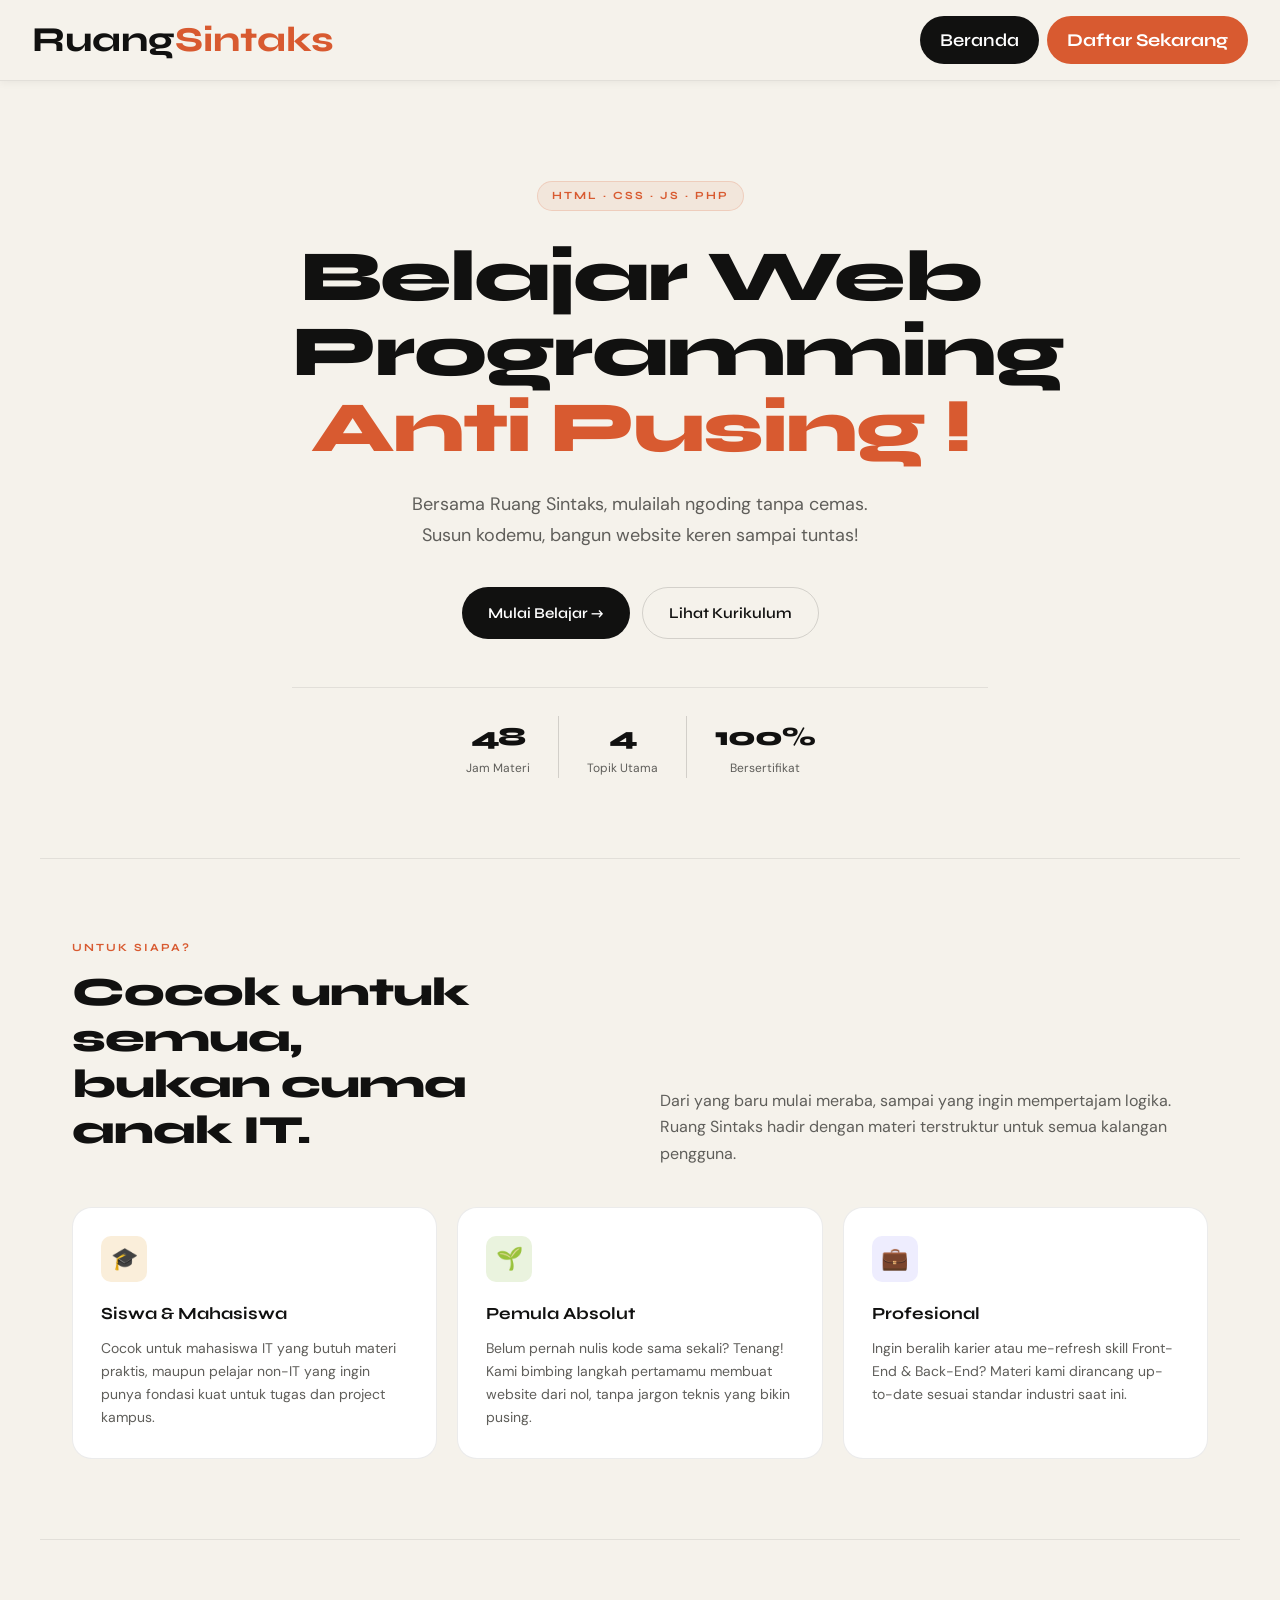
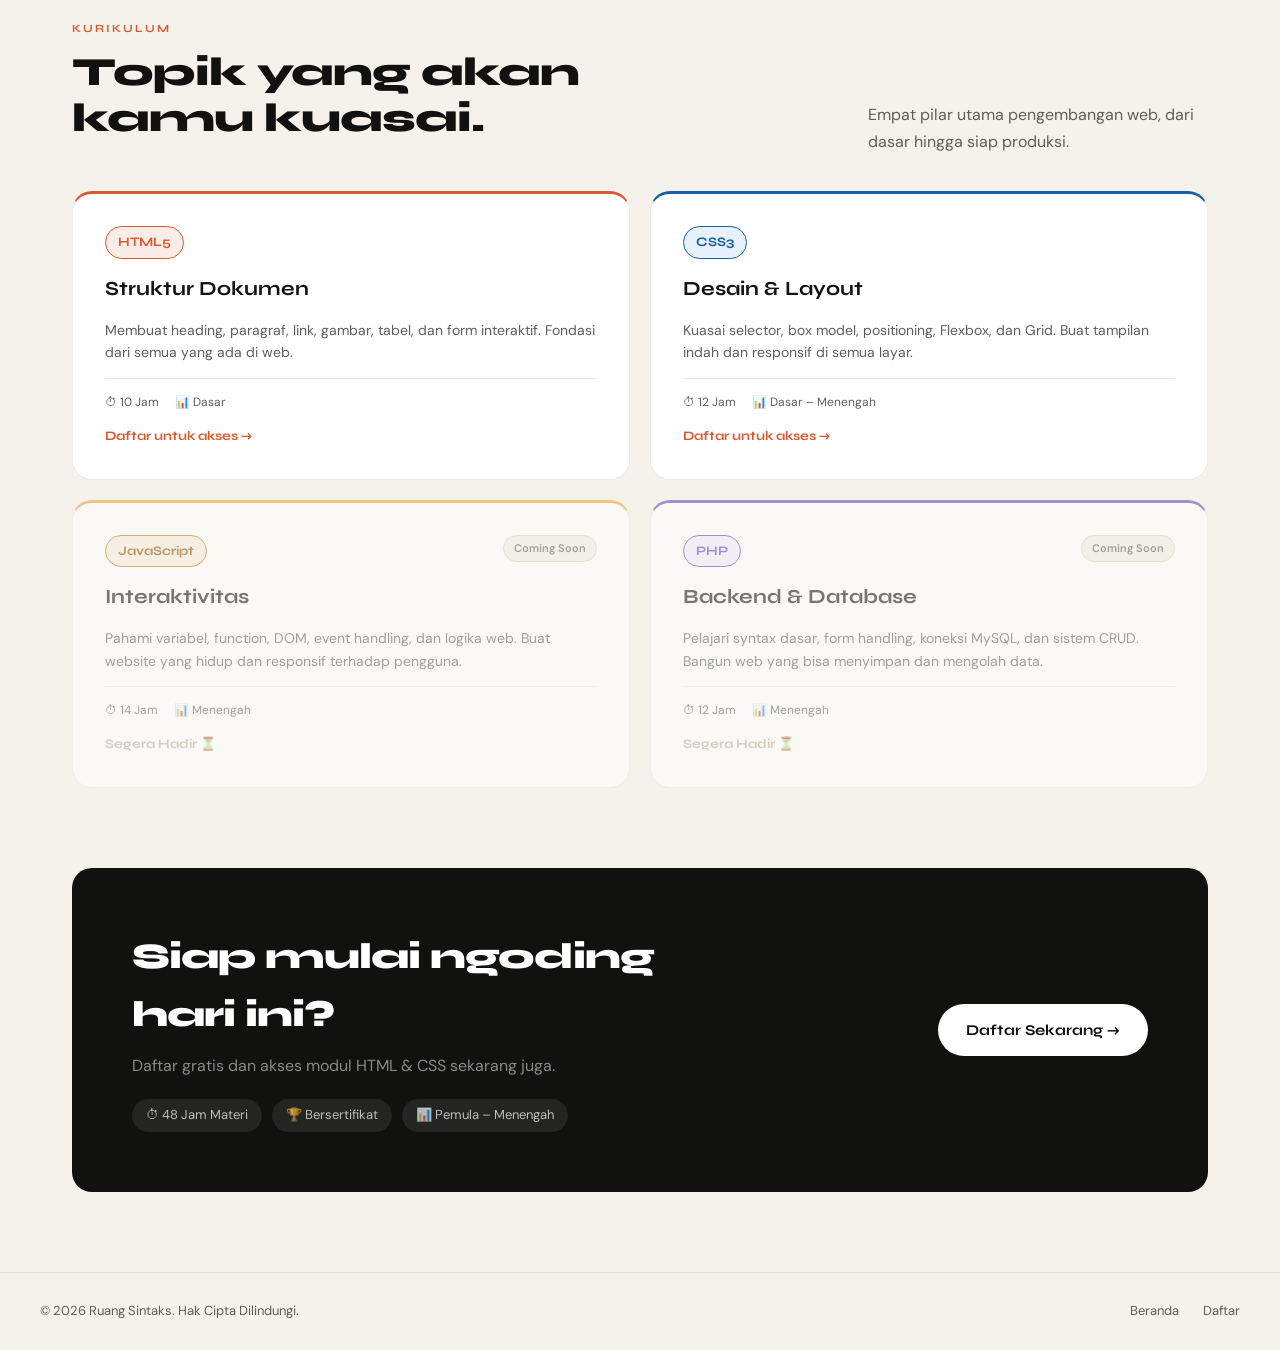
<file: index.html>
<!DOCTYPE html>
<html lang="id">
<head>
    <meta charset="UTF-8">
    <meta name="viewport" content="width=device-width, initial-scale=1.0">
    <title>Ruang Sintaks | Web Programming Course</title>
    <link rel="stylesheet" href="style.css">
</head>
<body>

    <!-- Navigasi -->
    <nav>
        <div class="nav-inner">
            <a href="index.html" class="logo">
                <span class="logo-text">Ruang<span>Sintaks</span></span>
            </a>
            <ul class="navbar">
                <li><a href="index.html" class="nav-active">Beranda</a></li>
                <li><a href="index.html" class="nav-cta">Daftar Sekarang</a></li>
            </ul>
        </div>
    </nav>

    <main>

        <!-- Hero Section -->
        <div class="hero">
            <span class="hero-eyebrow">HTML · CSS · JS · PHP</span>
            <h1>Belajar Web Programming<br><em>Anti Pusing !</em></h1>
            <p class="hero-desc">
                Bersama Ruang Sintaks, mulailah ngoding tanpa cemas.<br> Susun kodemu, bangun website keren sampai tuntas!
            </p>
            <div class="hero-actions">
                <a href="daftar.html" class="btn-primary">
                    Mulai Belajar →
                </a>
                <a href="#materi" class="btn-secondary">Lihat Kurikulum</a>
            </div>
            <div class="hero-stats">
                <div class="stat-item">
                    <div class="stat-num">48</div>
                    <div class="stat-label">Jam Materi</div>
                </div>
                <div class="stat-item">
                    <div class="stat-num">4</div>
                    <div class="stat-label">Topik Utama</div>
                </div>
                <div class="stat-item">
                    <div class="stat-num">100%</div>
                    <div class="stat-label">Bersertifikat</div>
                </div>
            </div>
        </div>

        <!-- Target Pengguna -->
        <section class="page-section">
            <div class="target-header">
                <div>
                    <p class="section-eyebrow">Untuk siapa?</p>
                    <h2 class="section-title">Cocok untuk semua,<br>bukan cuma anak IT.</h2>
                </div>
                <p class="section-desc">Dari yang baru mulai meraba, sampai yang ingin mempertajam logika. Ruang Sintaks hadir dengan materi terstruktur untuk semua kalangan pengguna.</p>
            </div>
            <div class="target-grid">
                <div class="target-card">
                    <div class="target-icon icon-yellow">🎓</div>
                    <h3>Siswa & Mahasiswa</h3>
                    <p>Cocok untuk mahasiswa IT yang butuh materi praktis, maupun pelajar non-IT yang ingin punya fondasi kuat untuk tugas dan project kampus.</p>
                </div>
                <div class="target-card">
                    <div class="target-icon icon-green">🌱</div>
                    <h3>Pemula Absolut</h3>
                    <p>Belum pernah nulis kode sama sekali? Tenang! Kami bimbing langkah pertamamu membuat website dari nol, tanpa jargon teknis yang bikin pusing.</p>
                </div>
                <div class="target-card">
                    <div class="target-icon icon-purple">💼</div>
                    <h3>Profesional</h3>
                    <p>Ingin beralih karier atau me-refresh skill Front-End & Back-End? Materi kami dirancang up-to-date sesuai standar industri saat ini.</p>
                </div>
            </div>
        </section>

        <!-- Kurikulum -->
        <section class="page-section" id="kurikulum">
            <div class="topics-header">
                <div>
                    <p class="section-eyebrow">Kurikulum</p>
                    <h2 class="section-title">Topik yang akan<br>kamu kuasai.</h2>
                </div>
                <p class="section-desc" style="max-width: 340px;">Empat pilar utama pengembangan web, dari dasar hingga siap produksi.</p>
            </div>
            <div class="topics-grid">

                <a href="index.html" class="topic-card topic-html">
                    <div class="topic-top">
                        <span class="topic-badge-lang badge-html">HTML5</span>
                    </div>
                    <h3>Struktur Dokumen</h3>
                    <p>Membuat heading, paragraf, link, gambar, tabel, dan form interaktif. Fondasi dari semua yang ada di web.</p>
                    <div class="topic-meta">
                        <span>⏱ 10 Jam</span>
                        <span>📊 Dasar</span>
                    </div>
                    <span class="topic-link">Daftar untuk akses →</span>
                </a>

                <a href="index.html" class="topic-card topic-css">
                    <div class="topic-top">
                        <span class="topic-badge-lang badge-css">CSS3</span>
                    </div>
                    <h3>Desain & Layout</h3>
                    <p>Kuasai selector, box model, positioning, Flexbox, dan Grid. Buat tampilan indah dan responsif di semua layar.</p>
                    <div class="topic-meta">
                        <span>⏱ 12 Jam</span>
                        <span>📊 Dasar – Menengah</span>
                    </div>
                    <span class="topic-link">Daftar untuk akses →</span>
                </a>

                <div class="topic-card topic-js disabled">
                    <div class="topic-top">
                        <span class="topic-badge-lang badge-js">JavaScript</span>
                        <span class="badge-soon">Coming Soon</span>
                    </div>
                    <h3>Interaktivitas</h3>
                    <p>Pahami variabel, function, DOM, event handling, dan logika web. Buat website yang hidup dan responsif terhadap pengguna.</p>
                    <div class="topic-meta">
                        <span>⏱ 14 Jam</span>
                        <span>📊 Menengah</span>
                    </div>
                    <span class="topic-link" style="color: var(--ink-3);">Segera Hadir ⏳</span>
                </div>

                <div class="topic-card topic-php disabled">
                    <div class="topic-top">
                        <span class="topic-badge-lang badge-php">PHP</span>
                        <span class="badge-soon">Coming Soon</span>
                    </div>
                    <h3>Backend & Database</h3>
                    <p>Pelajari syntax dasar, form handling, koneksi MySQL, dan sistem CRUD. Bangun web yang bisa menyimpan dan mengolah data.</p>
                    <div class="topic-meta">
                        <span>⏱ 12 Jam</span>
                        <span>📊 Menengah</span>
                    </div>
                    <span class="topic-link" style="color: var(--ink-3);">Segera Hadir ⏳</span>
                </div>

            </div>
        </section>

        <!-- CTA Banner -->
        <div class="cta-wrapper">
            <div class="cta-inner">
                <div class="cta-text">
                    <h2>Siap mulai ngoding<br>hari ini?</h2>
                    <p>Daftar gratis dan akses modul HTML & CSS sekarang juga.</p>
                    <div class="cta-pills">
                        <span class="cta-pill">⏱ 48 Jam Materi</span>
                        <span class="cta-pill">🏆 Bersertifikat</span>
                        <span class="cta-pill">📊 Pemula – Menengah</span>
                    </div>
                </div>
                <a href="index.html" class="btn-white">
                    Daftar Sekarang →
                </a>
            </div>
        </div>

    </main>

    <!-- Footer -->
    <footer>
        <div class="footer-inner">
            <p>&copy; 2026 Ruang Sintaks. Hak Cipta Dilindungi.</p>
            <div class="footer-links">
                <a href="index.html">Beranda</a>
                <a href="index.html">Daftar</a>
            </div>
        </div>
    </footer>

</body>
</html>
</file>
<file: style.css>
/* Import font dari Google Fonts */
@import url('https://fonts.googleapis.com/css2?family=Syne:wght@400;500;600;700;800&family=DM+Sans:wght@300;400;500&display=swap');

/* Variabel warna dan ukuran */
:root {
    --bg: #F5F2EB;
    --bg-card: #FFFFFF;
    --bg-dark: #111110;
    --accent: #D85A30;
    --accent-hover: #b84a22;
    --accent-2: #1D9E75;
    --accent-3: #7F77DD;
    --ink: #111110;
    --ink-2: #5F5E5A;
    --ink-3: #B4B2A9;
    --border: rgba(0, 0, 0, 0.08);
    --border-mid: rgba(0, 0, 0, 0.14);
    --radius: 12px;
    --radius-lg: 20px;
    --html-color: #D85A30;
    --html-bg: #FAECE7;
    --css-color: #185FA5;
    --css-bg: #E6F1FB;
    --js-color: #854F0B;
    --js-bg: #FAEEDA;
    --php-color: #534AB7;
    --php-bg: #EEEDFE;
}

/* Reset dasar */
*, *::before, *::after {
    margin: 0;
    padding: 0;
    box-sizing: border-box;
}

html {
    scroll-behavior: smooth;
}

body {
    background-color: var(--bg);
    color: var(--ink);
    font-family: 'DM Sans', sans-serif;
    font-size: 16px;
    line-height: 1.6;
    overflow-x: hidden;
}

h1, h2, h3, h4 {
    font-family: 'Syne', sans-serif;
}

a {
    color: inherit;
}

strong {
    font-weight: 600;
}

/* ===== NAVIGASI ===== */
nav {
    position: sticky;
    top: 0;
    z-index: 100;
    background-color: var(--bg);
    border-bottom: 1px solid var(--border);
    box-shadow: 0 2px 8px rgba(0, 0, 0, 0.05);
}

.nav-inner {
    max-width: 100%;
    margin: 0;
    padding: 0 32px;
    height: 80px;
    display: flex;
    align-items: center;
    justify-content: space-between;
}

.logo {
    display: flex;
    align-items: center;
    gap: 10px;
    text-decoration: none;
    transition: transform 0.2s ease;
}

.logo:hover {
    transform: scale(1.02);
}

.logo-text {
    font-family: 'Syne', sans-serif;
    font-size: 35px;
    font-weight: 730;
    color: var(--ink);
}

.logo-text span {
    color: var(--accent);
}

.navbar {
    display: flex;
    align-items: center;
    list-style: none;
    gap: 8px;
}

.navbar a {
    display: block;
    text-decoration: none;
    color: var(--ink-2);
    font-family: 'Syne', sans-serif;
    font-size: 18px;
    font-weight: 600;
    padding: 10px 20px;
    border-radius: 100px;
    transition: all 0.2s ease;
}

.navbar a:not(.nav-cta):hover {
    background-color: rgba(0, 0, 0, 0.05);
    color: var(--ink);
}

.navbar a.nav-active {
    background-color: var(--ink);
    color: #fff;
}

.navbar a.nav-cta {
    background-color: var(--accent);
    color: #fff;
    font-weight: 700;
}

.navbar a.nav-cta:hover {
    background-color: var(--accent-hover);
    transform: translateY(-2px);
}

/* ===== LAYOUT UMUM ===== */
.page-section {
    max-width: 1200px;
    margin: 0 auto;
    padding: 80px 32px;
    border-top: 1px solid var(--border);
}

.section-eyebrow {
    font-family: 'Syne', sans-serif;
    font-size: 11px;
    font-weight: 700;
    letter-spacing: 2px;
    text-transform: uppercase;
    color: var(--accent);
    margin-bottom: 12px;
}

.section-title {
    font-size: clamp(26px, 3.5vw, 40px);
    font-weight: 800;
    letter-spacing: -1px;
    color: var(--ink);
    margin-bottom: 14px;
    line-height: 1.15;
}

.section-desc {
    font-size: 16px;
    color: var(--ink-2);
    max-width: 520px;
    line-height: 1.65;
}

/* ===== TOMBOL ===== */
.btn-primary {
    display: inline-flex;
    align-items: center;
    gap: 8px;
    background-color: var(--ink);
    color: #fff;
    padding: 13px 26px;
    border-radius: 100px;
    font-family: 'Syne', sans-serif;
    font-weight: 600;
    font-size: 15px;
    text-decoration: none;
    border: none;
    cursor: pointer;
    transition: all 0.2s ease;
}

.btn-primary:hover {
    background-color: var(--accent);
    transform: translateY(-1px);
}

.btn-secondary {
    display: inline-flex;
    align-items: center;
    gap: 8px;
    background-color: transparent;
    color: var(--ink);
    padding: 13px 26px;
    border-radius: 100px;
    border: 1.5px solid var(--border-mid);
    font-family: 'Syne', sans-serif;
    font-weight: 600;
    font-size: 15px;
    text-decoration: none;
    cursor: pointer;
    transition: all 0.2s ease;
}

.btn-secondary:hover {
    border-color: var(--ink);
    background-color: var(--ink);
    color: #fff;
}

.btn-white {
    display: inline-flex;
    align-items: center;
    gap: 8px;
    background-color: #fff;
    color: var(--ink);
    padding: 14px 28px;
    border-radius: 100px;
    font-family: 'Syne', sans-serif;
    font-weight: 700;
    font-size: 15px;
    text-decoration: none;
    white-space: nowrap;
    border: none;
    cursor: pointer;
    flex-shrink: 0;
    transition: all 0.2s ease;
}

.btn-white:hover {
    background-color: var(--accent);
    color: #fff;
}

.btn-full {
    width: 100%;
    justify-content: center;
}

/* ===== HERO ===== */
.hero {
    max-width: 760px;
    margin: 0 auto;
    padding: 100px 32px 80px;
    text-align: center;
}

.hero-eyebrow {
    display: inline-block;
    font-family: 'Syne', sans-serif;
    font-size: 11px;
    font-weight: 700;
    letter-spacing: 2px;
    text-transform: uppercase;
    color: var(--accent);
    background-color: rgba(216, 90, 48, 0.08);
    border: 1px solid rgba(216, 90, 48, 0.18);
    padding: 5px 14px;
    border-radius: 100px;
    margin-bottom: 28px;
}

.hero h1 {
    font-size: clamp(40px, 6vw, 72px);
    font-weight: 800;
    line-height: 1.05;
    letter-spacing: -2px;
    color: var(--ink);
    margin-bottom: 24px;
}

.hero h1 em {
    font-style: normal;
    color: var(--accent);
}

.hero-desc {
    font-size: 18px;
    color: var(--ink-2);
    max-width: 560px;
    margin: 0 auto;
    line-height: 1.7;
}

.hero-actions {
    display: flex;
    gap: 12px;
    justify-content: center;
    margin-top: 36px;
    flex-wrap: wrap;
}

.hero-stats {
    display: flex;
    gap: 0;
    justify-content: center;
    margin-top: 48px;
    padding-top: 28px;
    border-top: 1px solid var(--border);
    flex-wrap: wrap;
}

.stat-item {
    padding: 0 28px;
    border-right: 1px solid var(--border-mid);
}

.stat-item:last-child {
    border-right: none;
}

.stat-num {
    font-family: 'Syne', sans-serif;
    font-size: 26px;
    font-weight: 800;
    color: var(--ink);
    letter-spacing: -1px;
}

.stat-label {
    font-size: 12px;
    color: var(--ink-2);
    margin-top: 2px;
}

/* ===== SECTION TARGET PENGGUNA ===== */
.target-header {
    display: grid;
    grid-template-columns: 1fr 1fr;
    gap: 40px;
    align-items: end;
    margin-bottom: 40px;
}

.target-grid {
    display: grid;
    grid-template-columns: repeat(3, 1fr);
    gap: 20px;
}

.target-card {
    background-color: var(--bg-card);
    border: 1px solid var(--border);
    border-radius: var(--radius-lg);
    padding: 28px;
    transition: all 0.25s ease;
}

.target-card:hover {
    border-color: var(--ink);
    transform: translateY(-3px);
}

.target-icon {
    width: 46px;
    height: 46px;
    border-radius: 10px;
    display: flex;
    align-items: center;
    justify-content: center;
    font-size: 22px;
    margin-bottom: 18px;
}

.icon-yellow { background-color: #FAEEDA; }
.icon-green  { background-color: #EAF3DE; }
.icon-purple { background-color: #EEEDFE; }

.target-card h3 {
    font-size: 17px;
    font-weight: 700;
    color: var(--ink);
    margin-bottom: 10px;
}

.target-card p {
    font-size: 14px;
    color: var(--ink-2);
    line-height: 1.65;
}

/* ===== SECTION KURIKULUM ===== */
.topics-header {
    display: flex;
    justify-content: space-between;
    align-items: flex-end;
    margin-bottom: 36px;
    gap: 24px;
}

.topics-grid {
    display: grid;
    grid-template-columns: repeat(2, 1fr);
    gap: 20px;
}

.topic-card {
    background-color: var(--bg-card);
    border: 1px solid var(--border);
    border-top: 3px solid transparent;
    border-radius: var(--radius-lg);
    padding: 32px;
    display: flex;
    flex-direction: column;
    gap: 14px;
    text-decoration: none;
    color: inherit;
    transition: all 0.25s ease;
}

.topic-html { border-top-color: var(--html-color); }
.topic-css  { border-top-color: var(--css-color); }
.topic-js   { border-top-color: #EF9F27; }
.topic-php  { border-top-color: var(--php-color); }

.topic-card:not(.disabled):hover {
    border-color: var(--ink);
    border-top-color: var(--ink);
    transform: translateY(-3px);
}

.topic-card.disabled {
    opacity: 0.55;
    pointer-events: none;
}

.topic-top {
    display: flex;
    justify-content: space-between;
    align-items: flex-start;
}

.topic-badge-lang {
    font-family: 'Syne', sans-serif;
    font-size: 13px;
    font-weight: 700;
    padding: 5px 12px;
    border-radius: 100px;
    border: 1.5px solid;
}

.badge-html { border-color: var(--html-color); color: var(--html-color); background-color: var(--html-bg); }
.badge-css  { border-color: var(--css-color);  color: var(--css-color);  background-color: var(--css-bg); }
.badge-js   { border-color: #BA7517; color: var(--js-color); background-color: var(--js-bg); }
.badge-php  { border-color: var(--php-color); color: var(--php-color); background-color: var(--php-bg); }

.badge-soon {
    font-size: 11px;
    font-weight: 600;
    padding: 4px 10px;
    border-radius: 100px;
    background-color: #F1EFE8;
    color: #5F5E5A;
    border: 1px solid #D3D1C7;
}

.topic-card h3 {
    font-size: 20px;
    font-weight: 700;
    color: var(--ink);
}

.topic-card p {
    font-size: 14px;
    color: var(--ink-2);
    line-height: 1.6;
    flex: 1;
}

.topic-meta {
    display: flex;
    gap: 16px;
    padding-top: 14px;
    border-top: 1px solid var(--border);
}

.topic-meta span {
    font-size: 12px;
    color: var(--ink-2);
}

.topic-link {
    display: inline-flex;
    align-items: center;
    gap: 6px;
    font-family: 'Syne', sans-serif;
    font-size: 13px;
    font-weight: 700;
    color: var(--accent);
    text-decoration: none;
    transition: gap 0.2s ease;
}

.topic-link:hover {
    gap: 10px;
}

/* ===== CTA BANNER ===== */
.cta-wrapper {
    max-width: 1200px;
    margin: 0 auto;
    padding: 0 32px 80px;
}

.cta-inner {
    background-color: var(--ink);
    border-radius: var(--radius-lg);
    padding: 60px;
    display: flex;
    justify-content: space-between;
    align-items: center;
    gap: 40px;
}

.cta-text h2 {
    font-size: 36px;
    font-weight: 800;
    letter-spacing: -1px;
    color: #fff;
    margin-bottom: 10px;
}

.cta-text p {
    font-size: 16px;
    color: rgba(255, 255, 255, 0.5);
}

.cta-pills {
    display: flex;
    gap: 10px;
    margin-top: 20px;
    flex-wrap: wrap;
}

.cta-pill {
    background-color: rgba(255, 255, 255, 0.08);
    color: rgba(255, 255, 255, 0.7);
    font-size: 13px;
    padding: 6px 14px;
    border-radius: 100px;
}

/* ===== FORM DAFTAR ===== */
.auth-wrapper {
    min-height: calc(100vh - 80px - 73px);
    display: flex;
    align-items: center;
    justify-content: center;
    padding: 60px 24px;
}

.auth-panel {
    background-color: var(--bg-card);
    border: 1px solid var(--border);
    border-top: 3px solid var(--accent);
    border-radius: var(--radius-lg);
    padding: 44px;
    width: 100%;
    max-width: 460px;
    box-shadow: 0 8px 40px rgba(0, 0, 0, 0.06);
}

.auth-header {
    margin-bottom: 32px;
}

.auth-header h2 {
    font-size: 28px;
    font-weight: 800;
    letter-spacing: -0.5px;
    color: var(--ink);
    margin-bottom: 8px;
}

.auth-header p {
    font-size: 14px;
    color: var(--ink-2);
    line-height: 1.6;
}

.auth-form {
    display: flex;
    flex-direction: column;
    gap: 18px;
}

.form-group {
    display: flex;
    flex-direction: column;
    gap: 7px;
}

.form-group label {
    font-family: 'Syne', sans-serif;
    font-size: 13px;
    font-weight: 600;
    color: var(--ink);
}

.form-group input,
.form-group select {
    width: 100%;
    padding: 12px 14px;
    background-color: var(--bg);
    border: 1px solid var(--border-mid);
    border-radius: var(--radius);
    font-family: 'DM Sans', sans-serif;
    font-size: 15px;
    color: var(--ink);
    transition: all 0.2s ease;
    appearance: none;
}

.form-group input:focus,
.form-group select:focus {
    outline: none;
    border-color: var(--accent);
    background-color: var(--bg-card);
    box-shadow: 0 0 0 3px rgba(216, 90, 48, 0.1);
}

.form-group input::placeholder {
    color: var(--ink-3);
}

.form-group select option {
    background-color: #fff;
    color: var(--ink);
}

.auth-footer {
    text-align: center;
    margin-top: 20px;
    font-size: 14px;
    color: var(--ink-2);
}

.auth-footer a {
    color: var(--accent);
    text-decoration: none;
    font-weight: 600;
}

.auth-footer a:hover {
    text-decoration: underline;
}

/* ===== FOOTER ===== */
footer {
    border-top: 1px solid var(--border);
    padding: 28px 32px;
}

.footer-inner {
    max-width: 1200px;
    margin: 0 auto;
    display: flex;
    justify-content: space-between;
    align-items: center;
    gap: 20px;
}

footer p {
    font-size: 13px;
    color: var(--ink-2);
}

.footer-links {
    display: flex;
    gap: 24px;
}

.footer-links a {
    font-size: 13px;
    color: var(--ink-2);
    text-decoration: none;
    transition: color 0.2s ease;
}

.footer-links a:hover {
    color: var(--ink);
}
</file>
